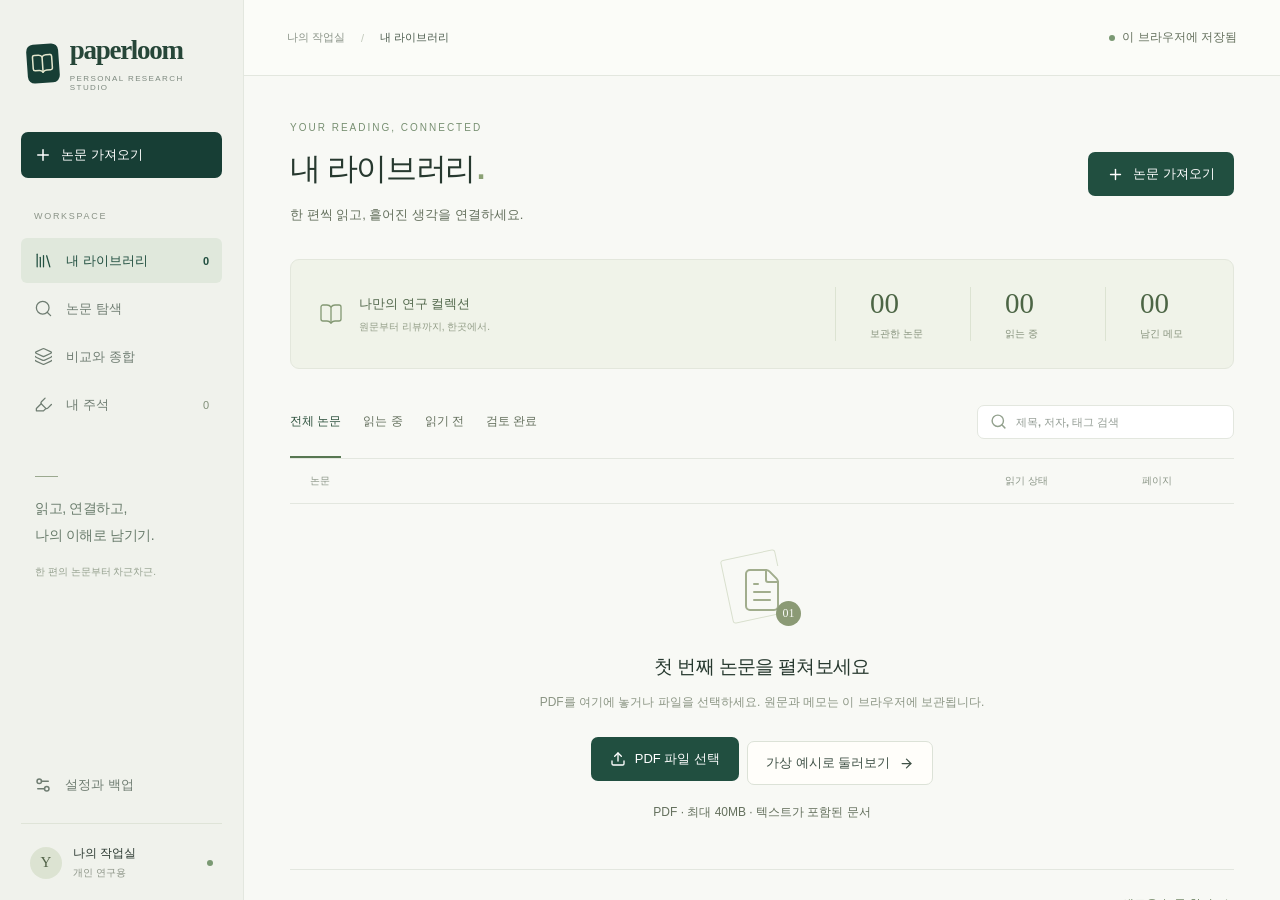
<file: index.html>
<!doctype html><html lang="ko"><head><meta charset="utf-8"><meta name="viewport" content="width=device-width,initial-scale=1"><title>Paperloom</title><meta http-equiv="refresh" content="0;url=./AppDev/Paperloom/"></head><body><a href="./AppDev/Paperloom/">Paperloom 열기</a></body></html>
</file>
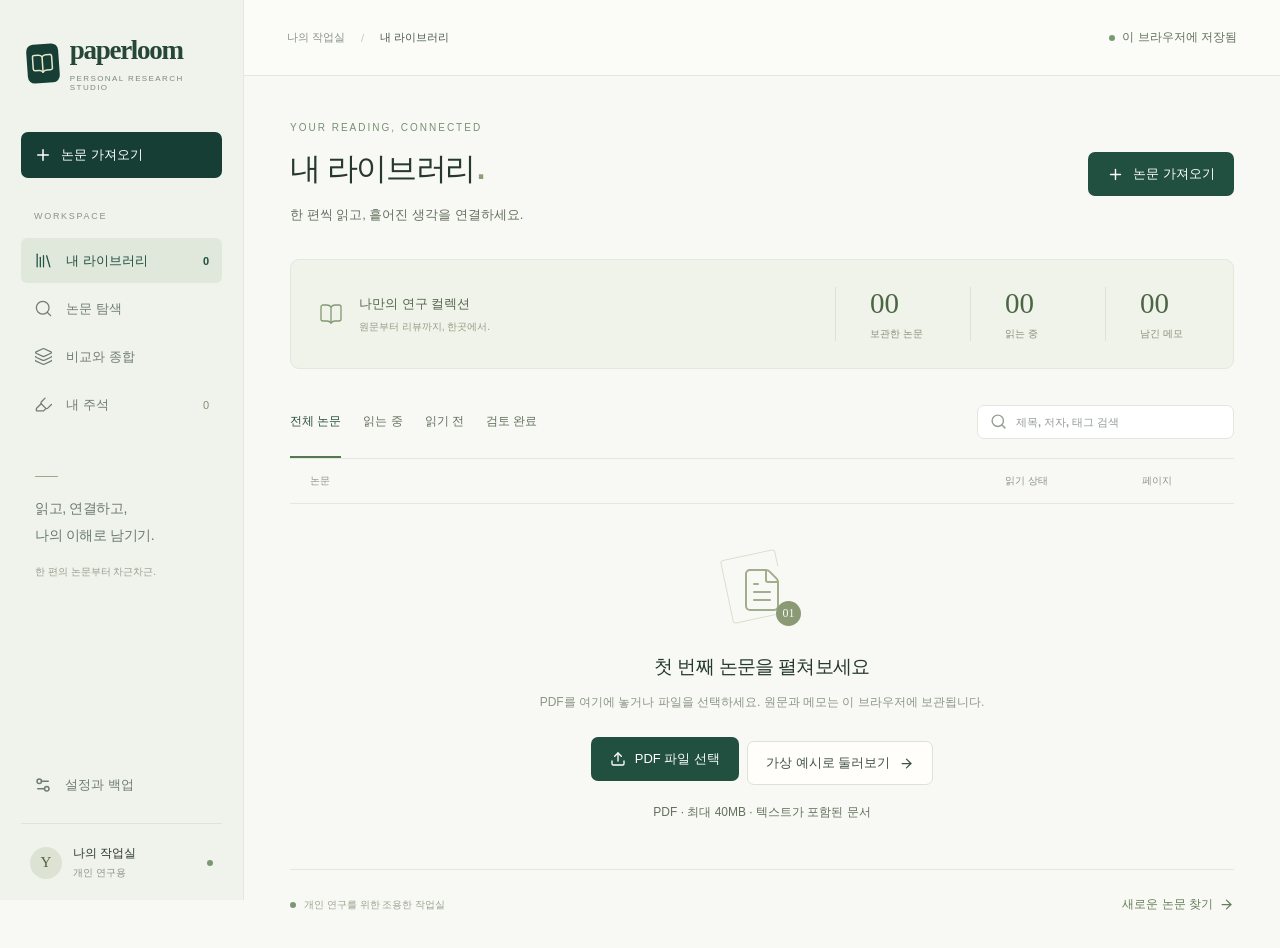
<file: AppDev/Paperloom/index.html>
<!doctype html>
<html lang="ko"><head><meta charset="UTF-8"/><meta name="viewport" content="width=device-width, initial-scale=1.0"/><meta name="theme-color" content="#173e35"/><meta name="description" content="원문과 근거를 함께 읽는 개인 논문 작업실"/><title>Paperloom — 나의 논문 작업실</title>  <script type="module" crossorigin src="./assets/index-Be_rFtnH.js"></script>
  <link rel="stylesheet" crossorigin href="./assets/index-CHdCiJPa.css">
</head><body><div id="root"></div></body></html>
</file>
<file: AppDev/Paperloom/assets/index-CHdCiJPa.css>
.study-tools{border-top:1px solid var(--line,#e2e8d9);color:#455c3c;min-width:0;margin:20px 0 0;padding-top:8px}.study-disclosure{border-bottom:1px solid var(--line,#e2e8d9)}.study-disclosure summary,.source-map-toggle{color:#4c6940;cursor:pointer;justify-content:space-between;align-items:center;gap:10px;width:100%;min-height:44px;font-size:12px;font-weight:600;display:flex}.study-disclosure summary{list-style:none}.study-disclosure summary::-webkit-details-marker{display:none}.study-disclosure summary>span,.source-map-toggle>span{align-items:center;gap:8px;display:inline-flex}.study-disclosure[open] summary>svg,.source-map-toggle[aria-expanded=true]>span>svg:last-child{transform:rotate(180deg)}.study-disclosure summary:focus-visible,.source-map-toggle:focus-visible,.study-prompt-grid button:focus-visible,.source-map-sources button:focus-visible,.source-map-pagination button:focus-visible{outline-offset:2px;border-radius:3px;outline:2px solid #587e47}.study-body{padding:4px 0 16px}.study-body>p{color:#697a5f;margin:3px 0 10px;font-size:11px;line-height:1.6}.study-prompt-grid{grid-template-columns:repeat(2,minmax(0,1fr));gap:8px;display:grid}.study-prompt-grid button{color:#49653d;text-align:left;min-height:42px;font:inherit;cursor:pointer;background:#f5f8f0;border:1px solid #d7e2cc;border-radius:6px;padding:8px 10px;font-size:11px;line-height:1.4}.study-prompt-grid button:hover:not(:disabled){background:#ebf2e5;border-color:#b6cba8}.study-prompt-grid button:disabled{opacity:.56;cursor:not-allowed}.study-body .study-hint{margin:10px 0 0}.source-map-toggle{text-align:left;background:0 0;border:0;padding:0}.source-map-toggle>span:last-child{color:#819174;white-space:nowrap;font-size:10px;font-weight:400}.source-map-content{padding:2px 0 10px}.study-hint{color:#697a5f;font-size:11px;line-height:1.6}.study-footnote{color:#819174;align-items:flex-start;gap:6px;margin:11px 0 0;font-size:10px;line-height:1.5;display:flex}.study-footnote svg{flex:none;margin-top:1px}.source-map-caption{color:#647b56;margin:7px 0 8px;font-size:10px;font-weight:600}.source-map-canvas{background:#fafcf7;border:1px solid #dfe7d8;border-radius:7px;width:100%;height:350px;min-height:260px;overflow:hidden}.source-map-canvas .react-flow__attribution{background:#fafcf7b8;font-size:8px}.source-map-canvas .react-flow__controls{box-shadow:none;border:1px solid #dce6d4;border-radius:5px;overflow:hidden}.source-map-canvas .react-flow__controls-button{color:#587048;background:#fff;border:0}.source-map-canvas .react-flow__edge-path{stroke:#a5b993;stroke-width:1.5px}.source-map-canvas .react-flow__node.source-node{text-align:left;white-space:normal;overflow-wrap:anywhere;border-radius:7px;justify-content:flex-start;align-items:center;min-height:44px;padding:10px;font-size:10px;line-height:1.45;display:flex;box-shadow:0 2px 9px #273e2412}.source-map-canvas .react-flow__node.source-page-node{color:#466740;background:#e8f1e0;border:1px solid #bfd5b1;width:90px;font-weight:600}.source-map-canvas .react-flow__node.source-quote-node{color:#4c5c43;background:#fffefa;border:1px solid #dce6d4;width:160px}.source-map-canvas .react-flow__node.source-answer-node{color:#456a40;background:#edf4e8;border:1px solid #a8c39a;width:235px}.source-map-sources{margin:13px 0 4px;padding-left:22px;list-style:decimal}.source-map-sources li{color:#8a9b7d;margin-bottom:7px;padding-left:2px;font-size:10px}.source-map-sources button{color:#526949;text-align:left;cursor:pointer;background:#fffefa;border:1px solid #dfe7d9;border-radius:6px;width:100%;padding:8px 10px;display:block}.source-map-sources button:hover{background:#f5f9f0;border-color:#abc59c}.source-map-page{color:#597a4c;margin-bottom:4px;font-size:10px;font-weight:600;display:block}.source-map-quote{overflow-wrap:anywhere;max-height:5em;font-size:11px;line-height:1.55;display:block;overflow-y:auto}.source-map-pagination{color:#7c8e70;justify-content:flex-end;align-items:center;gap:10px;padding:5px 0 8px;font-size:10px;display:flex}.source-map-pagination button{color:#547348;cursor:pointer;background:#f4f8ee;border:1px solid #d7e3ce;border-radius:4px;min-height:32px;padding:5px 9px}.source-map-pagination button:disabled{opacity:.45;cursor:not-allowed}.source-map-caveat{color:#6e8063;border-left:2px solid #c6d7b8;margin:9px 0 1px;padding-left:9px;font-size:10px;line-height:1.65}@media (width<=400px){.study-prompt-grid{grid-template-columns:1fr}.source-map-canvas{height:330px}}.references-panel{border-top:1px solid var(--line,#e2e8d9);min-width:0;margin-top:15px}.references-toggle{color:#4c6940;text-align:left;cursor:pointer;background:0 0;border:0;justify-content:space-between;align-items:center;gap:10px;width:100%;min-height:44px;padding:0;font-size:12px;font-weight:600;display:flex}.references-toggle>span{align-items:center;gap:8px;display:flex}.references-toggle[aria-expanded=true]>svg{transform:rotate(180deg)}.references-toggle:focus-visible,.references-body button:focus-visible,.references-body a:focus-visible{outline-offset:2px;border-radius:3px;outline:2px solid #587e47}.references-body{padding:3px 0 8px}.references-source,.references-state,.references-note{color:#6e8063;margin:4px 0 10px;font-size:10px;line-height:1.65}.references-list{margin:0;padding-left:22px;list-style:decimal}.references-list li{color:#8a9b7d;border-bottom:1px solid #e8eddf;padding:12px 0 12px 2px;font-size:10px}.references-list li>strong{color:#475f3e;overflow-wrap:anywhere;font-size:11px;font-weight:600;line-height:1.55;display:block}.references-meta,.references-citation{color:#718167;overflow-wrap:anywhere;margin:4px 0 0;font-size:10px;line-height:1.5}.references-citation{max-height:4.5em;overflow-y:auto}.references-actions{flex-wrap:wrap;align-items:center;gap:6px 12px;margin-top:8px;display:flex}.references-actions button,.references-actions a{color:#557649;min-height:32px;font:inherit;cursor:pointer;background:#f7faf3;border:1px solid #d8e4ce;border-radius:4px;align-items:center;gap:3px;padding:5px 8px;font-size:10px;text-decoration:none;display:inline-flex}.references-actions button:hover:not(:disabled),.references-actions a:hover{background:#edf4e7;border-color:#aec69f}.references-actions button:disabled{opacity:.55;cursor:not-allowed}.references-saved{color:#6a7e5f;font-size:10px}.references-pagination{color:#708465;justify-content:flex-end;align-items:center;gap:10px;padding-top:11px;font-size:10px;display:flex}.references-pagination button,.references-error button{color:#557649;cursor:pointer;background:#f7faf3;border:1px solid #d8e4ce;border-radius:4px;min-height:32px;padding:5px 9px;font-size:10px}.references-pagination button:disabled{opacity:.45;cursor:not-allowed}.references-note{border-left:2px solid #c6d7b8;margin:13px 0 0;padding-left:9px}.references-error{color:#8d5944;background:#fff9f5;border:1px solid #dcc5b9;border-radius:5px;padding:10px;font-size:11px}.references-error p{overflow-wrap:anywhere;margin:0 0 8px}:root{color:#29372f;font-synthesis:none;--ink:#27392f;--green:#214f40;--green-dark:#173e35;--muted:#788179;--line:#e3e7df;--paper:#fffefa;--serif:Georgia,"Noto Sans KR",serif;background:#f8f9f5;font-family:DM Sans,Noto Sans KR,sans-serif;font-weight:400}*{box-sizing:border-box}body{margin:0}button,input,textarea,select{font:inherit}button,a,input,textarea,select{-webkit-tap-highlight-color:transparent}button{cursor:pointer}button:disabled{opacity:.45;cursor:not-allowed}a{color:var(--green);text-decoration:none}a:hover{text-decoration:underline}button{color:inherit}button:focus-visible,a:focus-visible,input:focus-visible,textarea:focus-visible,select:focus-visible{outline-offset:3px;outline:3px solid #a5c8ae}button{transition:background .15s,color .15s,box-shadow .15s}h1,h2,h3,h4,p{margin-top:0}h1,h2,h3,h4{color:var(--ink)}p{line-height:1.8}input,textarea,select{color:var(--ink);background:#fff;border:1px solid #dce1d8;border-radius:8px;max-width:100%;padding:11px 13px}textarea{resize:vertical;line-height:1.7}input::placeholder,textarea::placeholder{color:#939c94}label{font-size:13px;font-weight:600}::selection{color:#1e372b;background:#d9e9b4}.app-shell{min-height:100dvh;display:flex}.sidebar{z-index:30;border-right:1px solid var(--line);background:#f0f2ec;flex-direction:column;flex-shrink:0;width:244px;padding:35px 21px 20px;display:flex;position:fixed;inset:0 auto 0 0}.brand{text-align:left;background:0 0;border:0;align-items:center;gap:11px;padding:0 6px;display:flex}.brand>span:last-child{font-family:var(--serif);letter-spacing:-1.3px;color:#264638;font-size:27px;font-weight:600}.brand small{letter-spacing:1.4px;color:#7d897f;margin-top:8px;font:8px DM Sans,sans-serif;display:block}.brand-mark{background:var(--green-dark);color:#e2e6cc;border-radius:7px;place-items:center;width:34px;height:39px;display:grid;transform:rotate(-4deg)}.button{white-space:nowrap;border:1px solid #0000;border-radius:7px;justify-content:center;align-items:center;gap:9px;padding:12px 18px;font-size:13px;font-weight:500;line-height:1.4;text-decoration:none;display:inline-flex}.button:hover{text-decoration:none}.primary{background:var(--green);color:#fff}.primary:hover:not(:disabled){background:#163c2e;box-shadow:0 3px 10px #214f401c}.subtle{color:#405247;background:#fffefa;border-color:#dce2d7}.subtle:hover:not(:disabled){background:#edf1e8}.compact{padding:9px 12px;font-size:12px}.sidebar-import{background:var(--green-dark);color:#fff;justify-content:flex-start;width:100%;margin-top:40px;padding:13px 12px}.sidebar-import:hover{background:#2f5b48}.nav-label{letter-spacing:1.7px;color:#8b9488;margin:33px 13px 14px;font-size:9px}.nav-item{color:#6f7d72;text-align:left;background:0 0;border:0;border-radius:6px;align-items:center;gap:13px;width:100%;margin:3px 0;padding:13px;font-size:13px;display:flex}.nav-item span{flex:1}.nav-item small{color:#819079;font-size:11px}.nav-item.active{color:#214f40;background:#e0e8dc;font-weight:600}.nav-item.active small{color:#214f40}.nav-item:hover{background:#e6ebe1}.sidebar-note{color:#7b897d;margin:46px 14px 25px}.little-line{background:#9ba98f;width:23px;height:1px;margin-bottom:18px;display:block}.sidebar-note p{letter-spacing:-.4px;color:#697c6c;margin-bottom:11px;font-size:14px;font-weight:500;line-height:1.95}.sidebar-note>span:last-child{color:#94a08e;font-size:10px}.sidebar-bottom{margin-top:auto}.profile{border-top:1px solid #dfe4d8;align-items:center;gap:11px;margin-top:16px;padding:21px 9px 0;font-size:12px;display:flex}.profile>span:first-child{width:32px;height:32px;font-family:var(--serif);color:#526348;background:#dce3d2;border-radius:50%;place-items:center;font-size:15px;display:grid}.profile div{flex:1}.profile small{color:#8b9386;margin-top:4px;font-size:10px;display:block}.local-dot,.error-dot{background:#7a9973;border-radius:50%;flex-shrink:0;width:6px;height:6px;display:inline-block}.error-dot{background:#ba5c4a}.main{width:calc(100% - 244px);min-width:0;margin-left:244px}.topbar{border-bottom:1px solid var(--line);background:#fbfcf8;justify-content:space-between;align-items:center;gap:16px;height:76px;padding:0 43px;display:flex}.breadcrumb{color:#8a9388;align-items:center;gap:16px;font-size:11px;display:flex}.breadcrumb strong{color:#49594b;font-weight:500}.slash{color:#c2c9bc}.save-indicator{color:#8b9589;align-items:center;gap:7px;font-size:10px;display:flex}.content{max-width:1510px;margin:auto;padding:46px 46px 30px}.page-heading{justify-content:space-between;align-items:center;gap:20px;margin-bottom:33px;display:flex}.eyebrow{letter-spacing:2px;color:#789072;margin-bottom:15px;font:10px DM Sans,sans-serif}.page-heading h1{letter-spacing:-1.4px;margin-bottom:13px;font-size:31px;font-weight:600}.heading-dot{color:#8ba174}.subtitle{color:#7e897d;margin-bottom:0;font-size:13px}.heading-icon{color:#90a185;margin-right:12px}.library-overview{background:#f0f3e9;border:1px solid #e3e7dc;border-radius:9px;align-items:center;gap:35px;padding:27px 28px;display:flex}.overview-title{color:#53694d;flex:1;align-items:center;gap:16px;font-size:13px;font-weight:500;display:flex}.overview-title svg{color:#839873}.overview-title small{color:#929d87;margin-top:7px;font-size:10px;font-weight:400;display:block}.stat{border-left:1px solid #dce3d2;min-width:100px;padding-left:34px}.stat strong{font-family:var(--serif);color:#4c6545;font-size:29px;font-weight:400;display:block}.stat span{color:#85917b;margin-top:7px;font-size:10px;display:block}.library-tools{justify-content:space-between;align-items:center;gap:20px;margin-top:34px;margin-bottom:18px;display:flex}.filter-tabs{gap:22px;display:flex}.filter-tabs button{color:#8a9386;white-space:nowrap;background:0 0;border:0;padding:10px 0;font-size:12px;position:relative}.filter-tabs button.active{color:#2d513d;font-weight:600}.filter-tabs button.active:after{content:"";background:#577751;height:2px;position:absolute;bottom:-18px;left:0;right:0}.search-box{border:1px solid var(--line);color:#93a18e;background:#fff;border-radius:7px;align-items:center;gap:9px;max-width:300px;padding:0 12px;display:flex}.search-box input{outline-offset:0;background:0 0;border:0;width:205px;padding:10px 0;font-size:11px}.search-box .icon-button{padding:3px}.list-head{border-top:1px solid var(--line);border-bottom:1px solid var(--line);color:#8a9586;letter-spacing:.1px;grid-template-columns:1fr 115px 84px;align-items:center;padding:15px 35px 15px 20px;font-size:10px;display:grid}.list-head span:nth-child(2){padding-left:5px}.list-head span:last-child{text-align:center}.paper-row{text-align:left;background:0 0;border:0;border-bottom:1px solid #e4e8de;align-items:center;gap:18px;width:100%;padding:24px 17px;display:flex}.paper-row:hover{background:#eff3e8}.paper-icon{color:#9a9e81;background:#f1f1e6;border:1px solid #e6e6d7;border-radius:5px;flex-shrink:0;place-items:center;width:43px;height:52px;display:grid}.paper-info{flex:1;min-width:0}.paper-info>strong{letter-spacing:-.2px;color:#354d3b;font:500 16px/1.45 DM Sans,Noto Sans KR,sans-serif;display:block}.paper-info>span{color:#899282;margin-top:7px;font-size:10px;line-height:1.6;display:block}.paper-tags{flex-wrap:wrap;gap:5px;display:flex!important}.paper-tags i,.demo-badge{color:#75866b;background:#f4f6ee;border:1px solid #dfe6d6;border-radius:3px;padding:2px 6px;font-size:9px;font-style:normal;display:inline-block}.status-pill{white-space:nowrap;text-align:center;border-radius:4px;width:70px;padding:5px 9px;font-size:10px}.status-pill.unread{color:#858e7d;background:#edf0e8}.status-pill.reading{color:#5b744b;background:#e3ebdc}.status-pill.reviewed{color:#8e7a4f;background:#eee8d7}.page-count{color:#969f8d;text-align:center;width:70px;font-size:11px}.row-arrow{color:#9da991;flex-shrink:0}.empty-library{text-align:center;min-height:365px;padding:46px 20px 42px}.empty-art{color:#a1ad8d;place-items:center;width:90px;height:79px;margin:0 auto 25px;display:grid;position:relative}.empty-art div{border:1px solid #d9e0ce;border-radius:3px;width:56px;height:65px;position:absolute;top:4px;left:9px;transform:rotate(-12deg)}.empty-art>svg{z-index:1;background:#f8f9f5}.empty-art span{color:#f8f9f5;font:12px var(--serif);z-index:2;background:#8b9a75;border-radius:50%;place-items:center;width:25px;height:25px;display:grid;position:absolute;bottom:3px;right:6px}.empty-library h2{letter-spacing:-.7px;margin-bottom:12px;font-size:19px;font-weight:500}.empty-library p{color:#8c9685;margin-bottom:23px;font-size:12px}.empty-library .button{margin:0 4px 14px}.empty-library>.micro{margin-top:3px;display:block}.micro{color:#8b9684;font-size:10px;line-height:1.8}.bottom-tip{border-top:1px solid var(--line);color:#9aa38f;justify-content:space-between;align-items:center;gap:15px;padding-top:21px;font-size:10px;display:flex}.bottom-tip>span{align-items:center;gap:8px;display:flex}.text-button{color:#667e59;background:0 0;border:0;align-items:center;gap:6px;padding:5px 0;font-size:11px;display:inline-flex}.text-button:hover{color:#2b5638;text-decoration:underline}.icon-button{color:#7a8c70;background:0 0;border:0;border-radius:5px;flex-shrink:0;justify-content:center;align-items:center;padding:7px;display:inline-flex}.icon-button:hover:not(:disabled){background:#e6ecde}.mobile-menu{display:none}.heading-dot{margin-left:2px}.global-error{color:#9f5641;background:#fff0eb;padding:12px 30px;font-size:12px}.loading-center{color:#829075;justify-content:center;gap:12px;padding:80px;font-size:13px;display:flex}.muted{color:#87927d;font-size:12px;line-height:1.8}.error{color:#a74c38;background:#fff0e9;border:1px solid #efccbf;border-radius:6px;padding:12px;font-size:12px;line-height:1.7}.warning{color:#8c7345;background:#faf4e3;border-radius:5px;padding:10px 12px;font-size:11px;line-height:1.7}.toast,.progress-toast{z-index:80;color:#fff;background:#263e30;border-radius:9px;align-items:center;gap:15px;max-width:min(650px,90vw);padding:13px 17px;font-size:12px;line-height:1.6;display:flex;position:fixed;bottom:25px;left:50%;transform:translate(-50%);box-shadow:0 7px 30px #263e3030}.toast .icon-button{color:#d5e0ca}.progress-toast{bottom:85px}.spin{animation:1s linear infinite spin}@keyframes spin{to{transform:rotate(360deg)}}.sr-only{clip:rect(0,0,0,0);white-space:nowrap;border:0;width:1px;height:1px;margin:-1px;padding:0;position:absolute;overflow:hidden}.modal{width:min(610px,100vw - 30px);max-height:90dvh;color:var(--ink);background:#fcfdf9;border:1px solid #e1e6d8;border-radius:13px;padding:26px 30px;overflow:auto;box-shadow:0 25px 100px #132b2530}.modal::backdrop{-webkit-backdrop-filter:blur(3px);backdrop-filter:blur(3px);background:#182a2555}.modal-head{justify-content:space-between;align-items:center;margin-bottom:22px;display:flex}.modal h2{letter-spacing:-.5px;margin:0;font-size:19px;font-weight:600}.modal label{color:#5c7053;margin:15px 0 7px;font-weight:500;display:block}.modal input,.modal textarea{width:100%;font-size:13px}.modal-actions{justify-content:flex-end;gap:8px;margin-top:24px;display:flex}.upload-zone{text-align:center;background:#f2f5eb;border:1px dashed #c0cdb1;border-radius:9px;padding:36px 20px}.upload-zone svg{color:#8a9e77;margin-bottom:12px}.upload-zone h3{margin-bottom:9px;font-size:17px;font-weight:500}.upload-zone p{color:#8f9c82;margin-bottom:19px;font-size:11px}.import-alternatives{gap:10px;margin:17px 0;display:flex}.import-alternatives .button{flex:1}.form-row{gap:15px;display:flex}.form-row>div:first-child{flex:1}.form-row>div:last-child{width:100px}.modal-quote{font:13px/1.8 var(--serif);background:#f0f3e7;border-left:3px solid #bbca9e;max-height:150px;margin:0;padding:12px 16px;overflow:auto}.empty-state{text-align:center;color:#8b9b7f;padding:60px 25px}.empty-state svg{margin-bottom:20px}.empty-state h2{margin-bottom:12px;font-size:20px;font-weight:500}.empty-state p{max-width:550px;margin:0 auto 22px;font-size:13px}.empty-state .button{margin:5px}.empty-state .button svg{margin:0}.discovery-search{color:#809570;background:#fffefa;border:1px solid #cedbc3;border-radius:9px;align-items:center;gap:15px;padding:10px 11px 10px 22px;display:flex;box-shadow:0 3px 10px #2c4d2e05}.discovery-search input{background:0 0;border:0;flex:1;min-width:0;padding:8px 0;font-size:14px}.search-caption{margin:12px 2px 32px}.section-heading{justify-content:space-between;align-items:center;gap:10px;margin:22px 0;display:flex}.section-heading h2{letter-spacing:-.4px;margin:0;font-size:16px;font-weight:500}.section-heading>span{color:#8a987f;font-size:11px}.topic-suggestions{flex-wrap:wrap;gap:8px;display:flex}.search-result{border-top:1px solid var(--line);gap:24px;padding:24px 0;display:flex}.result-index{font-family:var(--serif);color:#a7b296;padding:3px;font-size:18px}.search-result>div{flex:1;min-width:0}.result-source{color:#7b936c;margin-bottom:9px;font-size:10px}.search-result h3{font-family:var(--serif);margin-bottom:9px;font-size:21px;font-weight:400;line-height:1.4}.result-abstract{color:#7c8872;-webkit-line-clamp:3;-webkit-box-orient:vertical;font-size:12px;display:-webkit-box;overflow:hidden}.result-actions{flex-wrap:wrap;align-items:center;gap:18px;display:flex}.result-actions a{align-items:center;gap:5px;font-size:11px;display:inline-flex}.result-actions>span{color:#9aa68e;overflow-wrap:anywhere;font-size:10px}.compare-layout{grid-template-columns:300px 1fr;align-items:start;gap:35px;display:grid}.compare-picker{border:1px solid var(--line);background:#f1f4eb;border-radius:9px;padding:23px}.compare-picker h2{margin-bottom:19px;font-size:14px;font-weight:500}.compare-picker h2 span,.compare-work h2 span{font-family:var(--serif);color:#8ba175;margin-left:9px}.compare-option{cursor:pointer;border-top:1px solid #dfe6d5;gap:12px;padding:16px 0;font-weight:400;display:flex}.compare-option input{accent-color:var(--green);flex-shrink:0;width:15px;height:15px;margin-top:4px}.compare-option strong{font-size:12px;font-weight:500;line-height:1.6;display:block}.compare-option small{color:#8d9a80;margin-top:8px;font-size:10px;display:block}.compare-option:has(input:disabled){opacity:.5;cursor:default}.compare-picker>.button{margin-top:15px}.compare-work>label{margin:4px 0 14px;font-size:14px;font-weight:500;display:block}.compare-work>textarea{width:100%;font-size:13px}.compare-prompt-actions{flex-wrap:wrap;gap:7px;margin:13px 0 24px;display:flex}.chip{color:#81906f;background:#f4f6ef;border:1px solid #dce5d2;border-radius:15px;padding:7px 10px;font-size:10px}.chip:hover{background:#e7eddf}.synthesis-output{border-top:1px solid var(--line);margin-top:35px}.notes-list{grid-template-columns:repeat(2,1fr);gap:19px;display:grid}.note-card{background:#fffefa;border:1px solid #e5e5d7;border-radius:9px;min-width:0;padding:24px;box-shadow:0 3px 8px #23351f03}.note-card>div{justify-content:space-between;align-items:center;margin-bottom:17px;display:flex}.note-card small{color:#9da48b;font-size:10px}.note-pin{color:#929d73}.note-card>p{white-space:pre-wrap;overflow-wrap:anywhere;font-size:14px}.note-card blockquote{color:#8d967b;font:12px/1.8 var(--serif);background:#f7f7ef;border-left:2px solid #d2dcbf;max-height:150px;margin:15px 0;padding:9px 14px;overflow:auto}.note-card .text-button{text-align:left;font-size:10px;line-height:1.7}.settings-grid{grid-template-columns:1fr 1fr;align-items:start;gap:32px;display:grid}.settings-section{border:1px solid var(--line);background:#fffefa;border-radius:9px;padding:25px 29px}.settings-section>.section-heading{margin-top:0}.settings-section>label{color:#637c55;margin:21px 0 9px;font-size:12px;font-weight:500;display:block}.settings-section>input,.settings-section>select{width:100%;font-size:13px}.consent{align-items:flex-start;gap:12px;line-height:1.7;margin:20px 0!important;font-size:11px!important;font-weight:400!important;display:flex!important}.consent input{accent-color:var(--green);flex-shrink:0;width:16px;height:16px}.backup-actions{flex-direction:column;gap:11px;margin:24px 0;display:flex}.backup-actions .button{justify-content:flex-start}.privacy-note{border-top:1px solid var(--line);color:#8b997d;align-items:flex-start;gap:12px;margin-top:32px;padding-top:22px;font-size:11px;line-height:1.9;display:flex}.privacy-note svg{flex-shrink:0;margin-top:4px}.privacy-note strong{color:#5b754b;margin-bottom:5px;font-weight:500;display:block}.reading{flex-direction:column;height:100dvh;display:flex;overflow:hidden}.reading .topbar{height:58px;min-height:58px;padding:0 28px}.reader-heading{border-bottom:1px solid var(--line);background:#fafbf7;align-items:center;gap:14px;min-height:100px;padding:20px 24px;display:flex}.reader-heading>div{flex:1;min-width:0}.reader-heading h1{white-space:nowrap;text-overflow:ellipsis;margin:0 0 7px;font:500 19px/1.4 DM Sans,Noto Sans KR,sans-serif;overflow:hidden}.reader-heading p{color:#8d987f;flex-wrap:wrap;align-items:center;gap:8px;margin:0;font-size:10px;line-height:1.5;display:flex}.reader-layout{flex:1;grid-template-columns:minmax(0,1fr) 358px;min-height:0;display:grid}.document-panel{background:#eaece4;flex-direction:column;min-width:0;min-height:0;display:flex}.document-toolbar{background:#f4f6ef;border-bottom:1px solid #dfe4d5;flex-shrink:0;justify-content:space-between;align-items:center;gap:8px;height:56px;padding:0 18px;display:flex}.segmented{background:#e8ede1;border-radius:5px;padding:3px;display:flex}.segmented button{color:#8c9980;background:0 0;border:0;border-radius:4px;padding:7px 10px;font-size:10px}.segmented .selected{color:#59764c;background:#fffefa;box-shadow:0 1px 3px #223c2020}.page-controls{align-items:center;gap:4px;font-size:11px;display:flex}.page-controls i{color:#a1ac92;font-style:normal}.zoom-controls{color:#859575;align-items:center;gap:4px;font-size:10px;display:flex}.document-scroll{scroll-behavior:smooth;flex:1;min-height:0;position:relative;overflow:auto}.text-paper{color:#434b3d;width:calc(100% - 48px);max-width:800px;font-family:var(--serif);background:#fffefa;border:1px solid #deded2;min-height:650px;margin:27px auto;padding:43px 49px 30px;line-height:1.85;box-shadow:0 4px 16px #363f2110}.paper-overline{letter-spacing:1.5px;color:#a0a78f;border-bottom:1px solid #ecece1;justify-content:space-between;align-items:center;margin-bottom:35px;padding-bottom:17px;font:8px DM Sans,sans-serif;display:flex}.paper-overline span{font:18px var(--serif);letter-spacing:0;color:#aeb79b}.text-paper h2{font-family:var(--serif);white-space:pre-wrap;color:#354830;margin-bottom:30px;font-size:1.7em;font-weight:400;line-height:1.35}.text-paper p{white-space:pre-wrap;overflow-wrap:anywhere;margin-bottom:1.5em;line-height:1.9}.text-paper footer{color:#a0a98e;border-top:1px solid #e8e9dd;margin-top:40px;padding-top:17px;font:9px/1.8 Noto Sans KR,sans-serif}.reader-foot{color:#8b987c;background:#f1f4e9;border-top:1px solid #d9dfce;flex-shrink:0;justify-content:space-between;align-items:center;gap:8px;padding:10px 20px;font-size:9px;display:flex}.reader-foot select{color:#7a9067;background:#f8faf2;border-color:#d9e2cc;padding:5px 9px;font-size:10px}.pdf-stage{min-height:100%;padding:23px 0;overflow:auto}.pdf-page{background:#fff;margin:auto;position:relative;box-shadow:0 3px 15px #293b2920}.pdf-page canvas{display:block}.pdf-page .textLayer{opacity:1;text-align:initial;-webkit-text-size-adjust:none;-moz-text-size-adjust:none;text-size-adjust:none;forced-color-adjust:none;transform-origin:0 0;caret-color:canvastext;z-index:2;line-height:1;position:absolute;inset:0;overflow:clip}.pdf-page .textLayer :is(span,br){color:#0000;white-space:pre;cursor:text;transform-origin:0 0;position:absolute}.pdf-stage>.muted,.pdf-stage>.error{margin:10px 25px}.citation-focus{background:#f5f0d8;border-bottom:1px solid #e6dbad;gap:12px;max-height:130px;padding:14px 20px;font:11px/1.7 Noto Sans KR,sans-serif;display:flex;overflow:auto}.citation-focus>span{flex:1}.citation-focus b{color:#93804e;margin-bottom:5px;font-weight:500;display:block}.assistant-panel{border-left:1px solid var(--line);background:#fcfdf9;flex-direction:column;min-width:0;min-height:0;display:flex}.assistant-title{border-bottom:1px solid #e9eddf;flex-shrink:0;justify-content:space-between;align-items:center;height:57px;padding:0 22px;display:flex}.assistant-title>span{color:#496b3d;align-items:center;gap:10px;font-size:13px;font-weight:500;display:flex}.assistant-title .text-button{color:#8e9e80;font-size:9px}.mode-tabs{border-bottom:1px solid var(--line);flex-shrink:0;gap:1px;height:48px;padding:0 16px;display:flex}.mode-tabs button{color:#93a086;background:0 0;border:0;border-bottom:2px solid #0000;flex:1;padding:12px 5px;font-size:11px}.mode-tabs button.active{color:#486e39;border-bottom-color:#6f9055;font-weight:600}.assistant-scroll{flex:1;min-height:0;padding:22px;overflow:auto}.assistant-empty{padding:31px 3px}.assistant-emblem{color:#89a172;background:#f1f5e9;border:1px solid #dfe8d4;border-radius:50%;place-items:center;width:56px;height:56px;margin-bottom:25px;display:grid}.assistant-empty h3{letter-spacing:-.6px;margin-bottom:13px;font-size:16px;font-weight:500}.assistant-empty p{color:#8c9b7f;font-size:12px;line-height:1.95}.context-info{color:#99a48e;border-top:1px solid #e8eddf;align-items:center;gap:9px;margin-top:25px;padding-top:18px;font-size:10px;display:flex}.selection-card{background:#f2f6e9;border:1px solid #dce7cc;border-radius:7px;margin-bottom:20px}.selection-card>div:first-child{color:#849973;justify-content:space-between;align-items:center;padding:9px 12px;font-size:10px;display:flex}.selection-card blockquote{font:12px/1.8 var(--serif);color:#566a49;white-space:pre-wrap;max-height:180px;margin:0 14px 15px;overflow:auto}.selection-actions{border-top:1px solid #dfe8d2;display:flex}.selection-actions button{color:#6a8654;background:0 0;border:0;flex:1;justify-content:center;align-items:center;gap:5px;padding:10px 5px;font-size:10px;display:flex}.selection-actions button+button{border-left:1px solid #dfe8d2}.selection-actions button:hover{background:#e7efdb}.ask-form{border-top:1px solid var(--line);background:#f7f9f2;flex-shrink:0;padding:17px 18px 16px}.ask-form textarea{background:#fffefa;border-color:#e0e7d5;width:100%;min-height:67px;padding:10px 11px;font-size:11px}.ask-bottom{justify-content:space-between;align-items:center;gap:10px;margin-top:12px;display:flex}.ask-bottom .text-button{font-size:10px}.ask-bottom .button{font-size:11px}.ask-form .error{max-height:120px;margin:10px 0 0;font-size:10px;overflow:auto}.result-meta{color:#8c9c7d;border-bottom:1px solid var(--line);overflow-wrap:anywhere;align-items:center;gap:7px;margin-bottom:19px;padding-bottom:13px;font-size:9px;display:flex}.result-meta>span{white-space:nowrap;margin-left:auto}.answer-text{white-space:pre-wrap;overflow-wrap:anywhere;color:#526548;font-size:12px;line-height:1.95}.analysis-result .warning{margin-top:20px}.evidence-list{border-top:1px solid var(--line);margin-top:29px;padding-top:18px}.evidence-list h4{margin:0 0 14px;font-size:12px;font-weight:500}.evidence-list h4 span{color:#90a07c;margin-left:5px;font-size:10px}.evidence{text-align:left;background:#f4f7ed;border:1px solid #e1e8d5;border-radius:6px;gap:9px;width:100%;margin-bottom:8px;padding:12px 10px;display:flex}.evidence:hover{background:#eaf0de}.evidence>span:nth-child(2){flex:1;min-width:0}.evidence b{color:#7e936b;margin-bottom:7px;font-size:9px;font-weight:500;line-height:1.6;display:block}.evidence>span:nth-child(2)>span{color:#60764e;overflow-wrap:anywhere;font-size:11px;line-height:1.7;display:block}.evidence svg{color:#97a887;flex-shrink:0}.evidence-number{text-align:center;color:#809369;background:#e3ebd6;border-radius:3px;flex-shrink:0;width:17px;height:17px;font-size:9px;line-height:17px}.reader-notes{border-top:1px solid var(--line);margin-top:26px;padding-top:17px}.reader-notes summary{color:#8a9e76;cursor:pointer;font-size:11px}.reader-notes summary span{margin-left:5px}.note-link{text-align:left;background:#f7f8ef;border:0;border-radius:5px;align-items:flex-start;gap:10px;width:100%;margin-top:12px;padding:13px;display:flex}.note-link small{color:#9aaa84;white-space:nowrap;font-size:9px}.note-link span{font-size:11px;line-height:1.7}.synthesis-output .answer-text{font-size:13px}.synthesis-output .evidence>span:nth-child(2)>span{font-size:12px}.synthesis-output .result-meta{font-size:10px}.nav-scrim{display:none}@media (width>=1550px){.reader-layout{grid-template-columns:minmax(0,1fr) 410px}.assistant-scroll{padding:27px}.content{padding-top:55px}.library-overview{padding:32px}}@media (width<=1180px){.sidebar{width:215px;padding:30px 16px 18px}.main{width:calc(100% - 215px);margin-left:215px}.content{padding:35px 30px}.topbar{padding:0 30px}.library-overview{gap:18px;padding:24px 20px}.stat{min-width:75px;padding-left:22px}.overview-title{gap:10px;font-size:11px}.overview-title small{font-size:9px}.reader-layout{grid-template-columns:minmax(0,1fr) 320px}.document-toolbar{flex-wrap:wrap;height:auto;min-height:60px;padding:10px}.zoom-controls{display:none}.text-paper{width:calc(100% - 32px);padding:30px 28px}.assistant-scroll{padding:18px}.library-tools{gap:12px}.filter-tabs{gap:16px}.search-box{max-width:220px}.search-box input{width:155px}.compare-layout{grid-template-columns:250px 1fr;gap:25px}.settings-grid{gap:20px}.settings-section{padding:22px}.page-heading h1{font-size:28px}.reader-heading{padding:18px 15px}.reader-heading h1{font-size:16px}}@media (width<=930px){.sidebar{width:190px;padding:25px 12px 18px}.brand>span:last-child{font-size:24px}.brand small{font-size:6px}.brand-mark{width:30px;height:34px}.main{width:calc(100% - 190px);margin-left:190px}.content{padding:31px 24px}.topbar{height:65px;padding:0 24px}.sidebar-import{margin-top:30px;font-size:12px}.nav-item{gap:10px;font-size:12px}.overview-title{display:none}.library-overview{justify-content:space-around}.stat:first-of-type{border-left:0}.stat{min-width:100px}.library-tools{flex-wrap:wrap}.search-box{max-width:100%;margin-left:auto}.filter-tabs button.active:after{bottom:-5px}.reader-layout{grid-template-columns:1fr 290px}.text-paper{padding:25px 22px}.text-paper h2{font-size:1.5em}.reader-heading .compact{display:none}.reader-heading>div{max-width:calc(100% - 90px)}.compare-layout{grid-template-columns:1fr}.compare-picker{padding:20px}.settings-grid,.notes-list{grid-template-columns:1fr}.paper-row{gap:12px}.page-count{width:40px}.list-head{grid-template-columns:1fr 90px 65px;padding-left:15px}.paper-info>strong{font-size:14px}.page-heading>.button{padding:10px;font-size:11px}}@media (width<=760px){.sidebar{width:240px;transition:transform .2s;transform:translate(-100%)}.sidebar.open{transform:translate(0)}.sidebar .brand>span:last-child{font-size:28px}.sidebar .brand small{font-size:8px}.nav-scrim{z-index:29;background:#102e2855;border:0;display:block;position:fixed;inset:0}.main{width:100%;margin-left:0}.mobile-menu{display:inline-flex}.content{padding:28px 22px}.topbar{height:60px;padding:0 17px}.breadcrumb{gap:10px;font-size:10px}.save-indicator{max-width:125px;font-size:9px}.page-heading{gap:12px;margin-bottom:25px}.page-heading h1{font-size:26px}.subtitle{font-size:11px}.eyebrow{letter-spacing:1.6px;font-size:8px}.page-heading .button{padding:10px;font-size:10px}.library-overview{padding:20px 10px}.stat{min-width:75px;padding-left:20px}.stat strong{font-size:26px}.stat span{font-size:9px}.stat:nth-child(2){border-left:0;padding-left:0}.library-tools{margin-top:23px;margin-bottom:16px}.filter-tabs{flex:1;gap:22px}.filter-tabs button{font-size:11px}.search-box{flex-basis:100%;width:100%;max-width:100%;margin-top:5px}.search-box input{width:100%;font-size:11px}.list-head{grid-template-columns:1fr 83px;font-size:9px}.list-head span:last-child{display:none}.paper-row{gap:12px;padding:20px 7px}.paper-icon{width:33px;height:43px}.paper-info>strong{font-size:13px}.paper-info>span{font-size:9px}.paper-tags i{font-size:8px}.status-pill{width:58px;padding:5px;font-size:9px}.page-count,.row-arrow{display:none}.empty-library{padding:34px 5px 31px}.empty-library h2{font-size:18px}.empty-library p{max-width:300px;margin-left:auto;margin-right:auto;font-size:11px;line-height:1.9}.empty-library .button{padding:11px 13px;font-size:11px}.bottom-tip{align-items:flex-start;font-size:8px}.bottom-tip .text-button{font-size:9px}.heading-icon{display:none}.discovery-search{gap:9px;padding:8px 9px 8px 12px}.discovery-search input{font-size:12px}.discovery-search .button{padding:10px;font-size:11px}.search-result{gap:12px}.search-result h3{font-size:19px}.result-source{font-size:9px}.result-actions{gap:12px}.settings-grid{gap:20px}.settings-section{padding:22px}.modal{padding:21px}.modal h2{font-size:17px}.import-alternatives .button{padding:11px 9px;font-size:11px}.reader-heading{gap:9px;min-height:85px;padding:15px 10px}.reader-heading h1{font-size:14px}.reader-heading p{font-size:9px}.reading{height:auto;min-height:100dvh;overflow:visible}.reading .topbar{height:56px;min-height:56px;padding:0 14px}.reader-layout{flex-direction:column;min-height:0;display:flex}.document-panel{flex-shrink:0;height:65dvh;min-height:440px}.document-toolbar{padding:8px 14px}.document-scroll{overflow:auto}.text-paper{width:calc(100% - 35px);max-width:600px;min-height:600px;margin:20px auto;padding:29px 27px}.assistant-panel{border-top:1px solid var(--line);border-left:0;min-height:560px}.assistant-scroll{min-height:280px;max-height:70dvh;padding:22px}.assistant-empty{padding:15px 0}.assistant-empty .assistant-emblem{display:none}.assistant-empty h3{font-size:16px}.assistant-empty p{font-size:12px}.context-info{margin-top:16px}.answer-text{font-size:13px}.ask-form{padding:18px}.ask-form textarea{font-size:12px}.reader-foot{padding:8px 15px}.toast{width:max-content;max-width:92vw;font-size:11px;bottom:15px}.compare-work>textarea{font-size:12px}.form-row{gap:10px}.notes-list{gap:15px}.reader-heading .icon-button{padding:6px}}@media (prefers-reduced-motion:reduce){*{scroll-behavior:auto!important;transition:none!important}.spin{animation-duration:2s}}.answer-text{white-space:normal;overflow-wrap:anywhere}.answer-text>:first-child{margin-top:0}.answer-text p,.answer-text ul,.answer-text ol{margin:0 0 1em}.answer-text h1,.answer-text h2,.answer-text h3{margin:1.4em 0 .6em;font-family:inherit;font-size:1.08em;line-height:1.5}.answer-text ul,.answer-text ol{padding-left:1.5em}.answer-text li{margin-bottom:.35em}.answer-text table{border-collapse:collapse;max-width:100%;font-size:.9em;display:block;overflow-x:auto}.answer-text th,.answer-text td{border:1px solid var(--line);text-align:left;min-width:100px;padding:8px}.answer-text pre{background:#f0f2eb;border-radius:8px;padding:12px;overflow-x:auto}.answer-text blockquote{color:var(--muted);border-left:3px solid #a5b69a;margin:1em 0;padding-left:12px}.companion-connection{border:1px solid var(--line);background:#f4f6ef;border-radius:8px;margin:18px 0;padding:16px}.companion-connection label{margin-bottom:9px;display:block}.companion-connection input{width:100%;min-width:0;font-size:14px}.companion-connection .micro:last-child{margin-bottom:0}.micro,.reader-heading p,.result-meta,.save-indicator{font-size:12px}.muted,.warning,.assistant-empty p,.answer-text,.ask-form textarea{font-size:14px}.text-button,.segmented button,.mode-tabs button,.reader-foot select{font-size:12px}.companion-connection .text-button{white-space:normal;text-align:left}@media (width<=760px){.button,.icon-button,.segmented button,.mode-tabs button,.nav-item,.text-button{min-height:44px}.icon-button{min-width:40px}.page-controls{gap:0}.document-toolbar{gap:2px;padding:5px 10px}.segmented button{padding:7px 8px}.reader-heading{flex-wrap:wrap}.reader-heading>div{min-width:0}.reader-heading h1{overflow-wrap:anywhere}input,textarea,select,.settings-section>input,.settings-section>select,.modal input,.modal textarea,.search-box input,.discovery-search input,.ask-form textarea,.companion-connection input{font-size:16px}.save-indicator{font-size:10px}.loading-center{padding:40px 20px}}@media (width<=930px){.reader-heading .compact{display:inline-flex}.reader-heading>div{max-width:none}}@media (width<=1180px){.zoom-controls{margin-left:auto;display:flex}}.micro,.muted,.save-indicator,.subtitle,.paper-info>span,.assistant-empty p,.context-info,.reader-heading p,.privacy-note,.filter-tabs button,.mode-tabs button,.reader-foot,.segmented button{color:#64705d}
</file>
